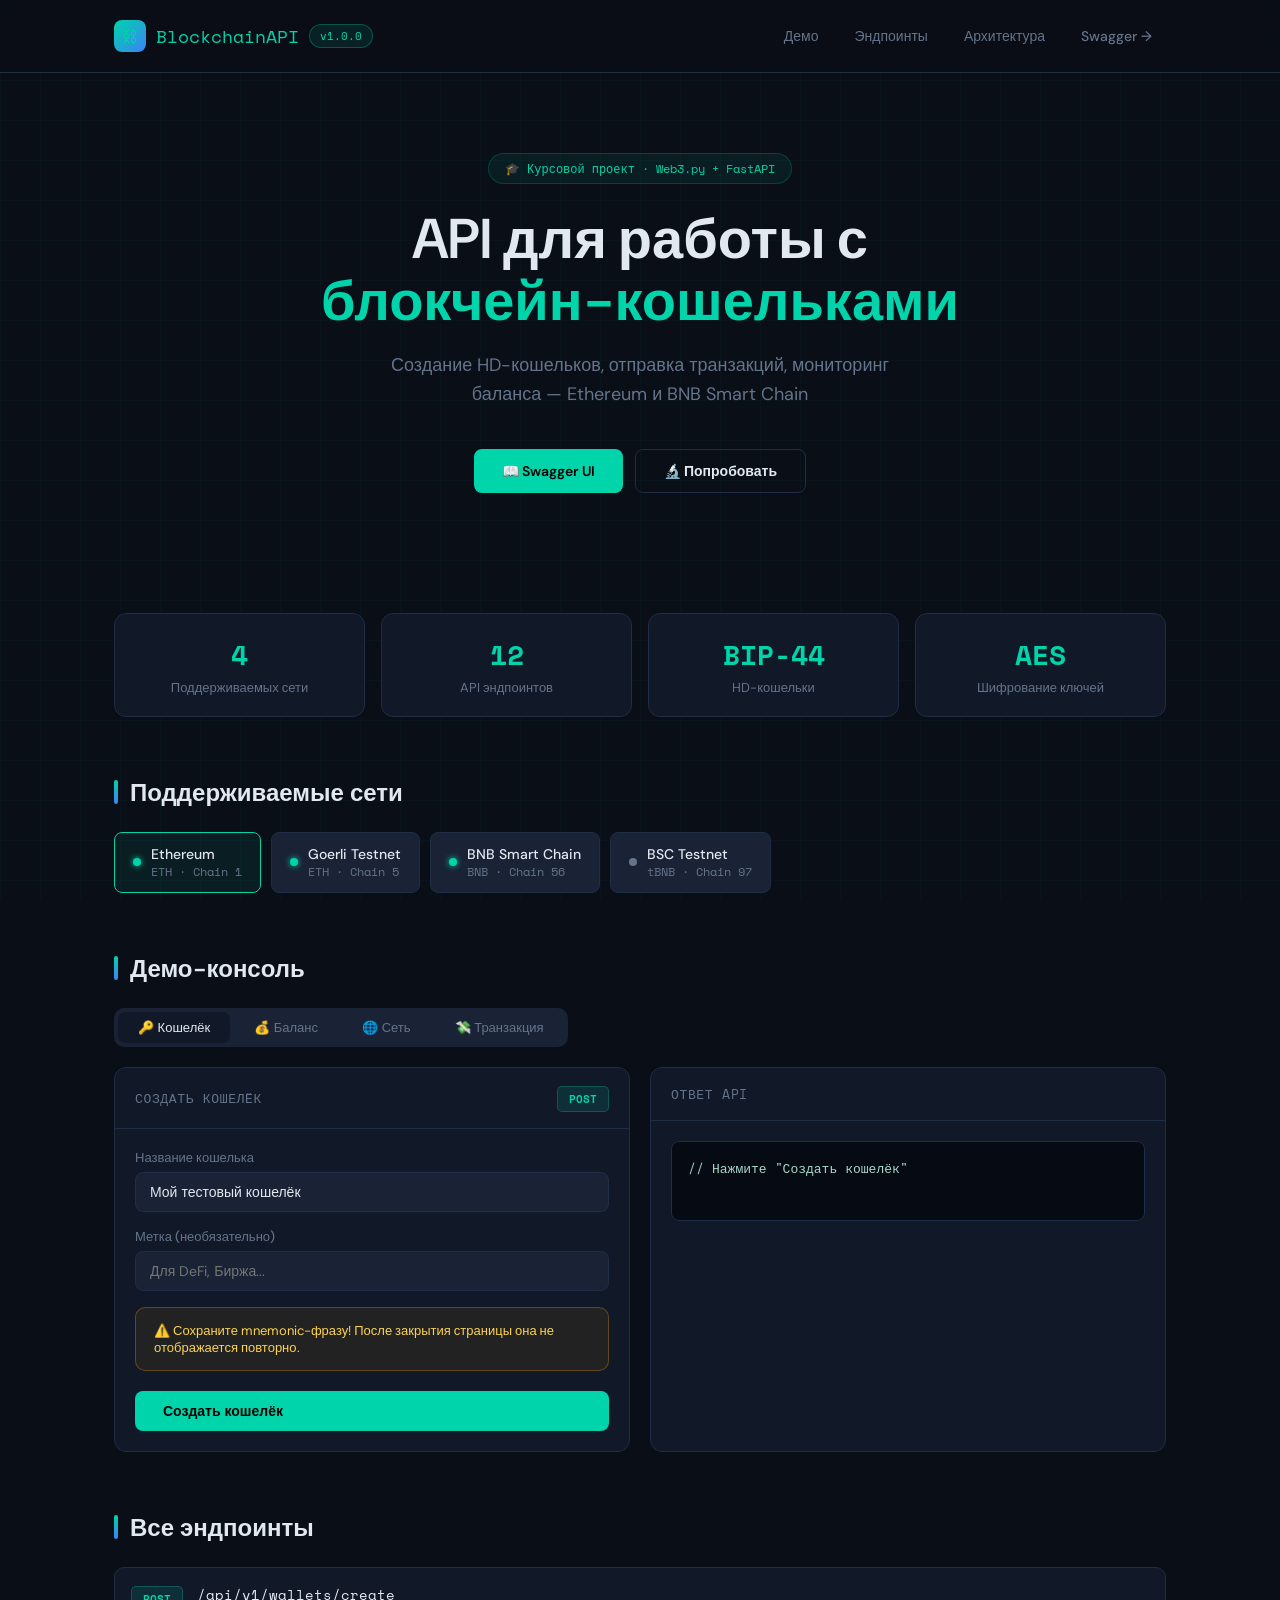
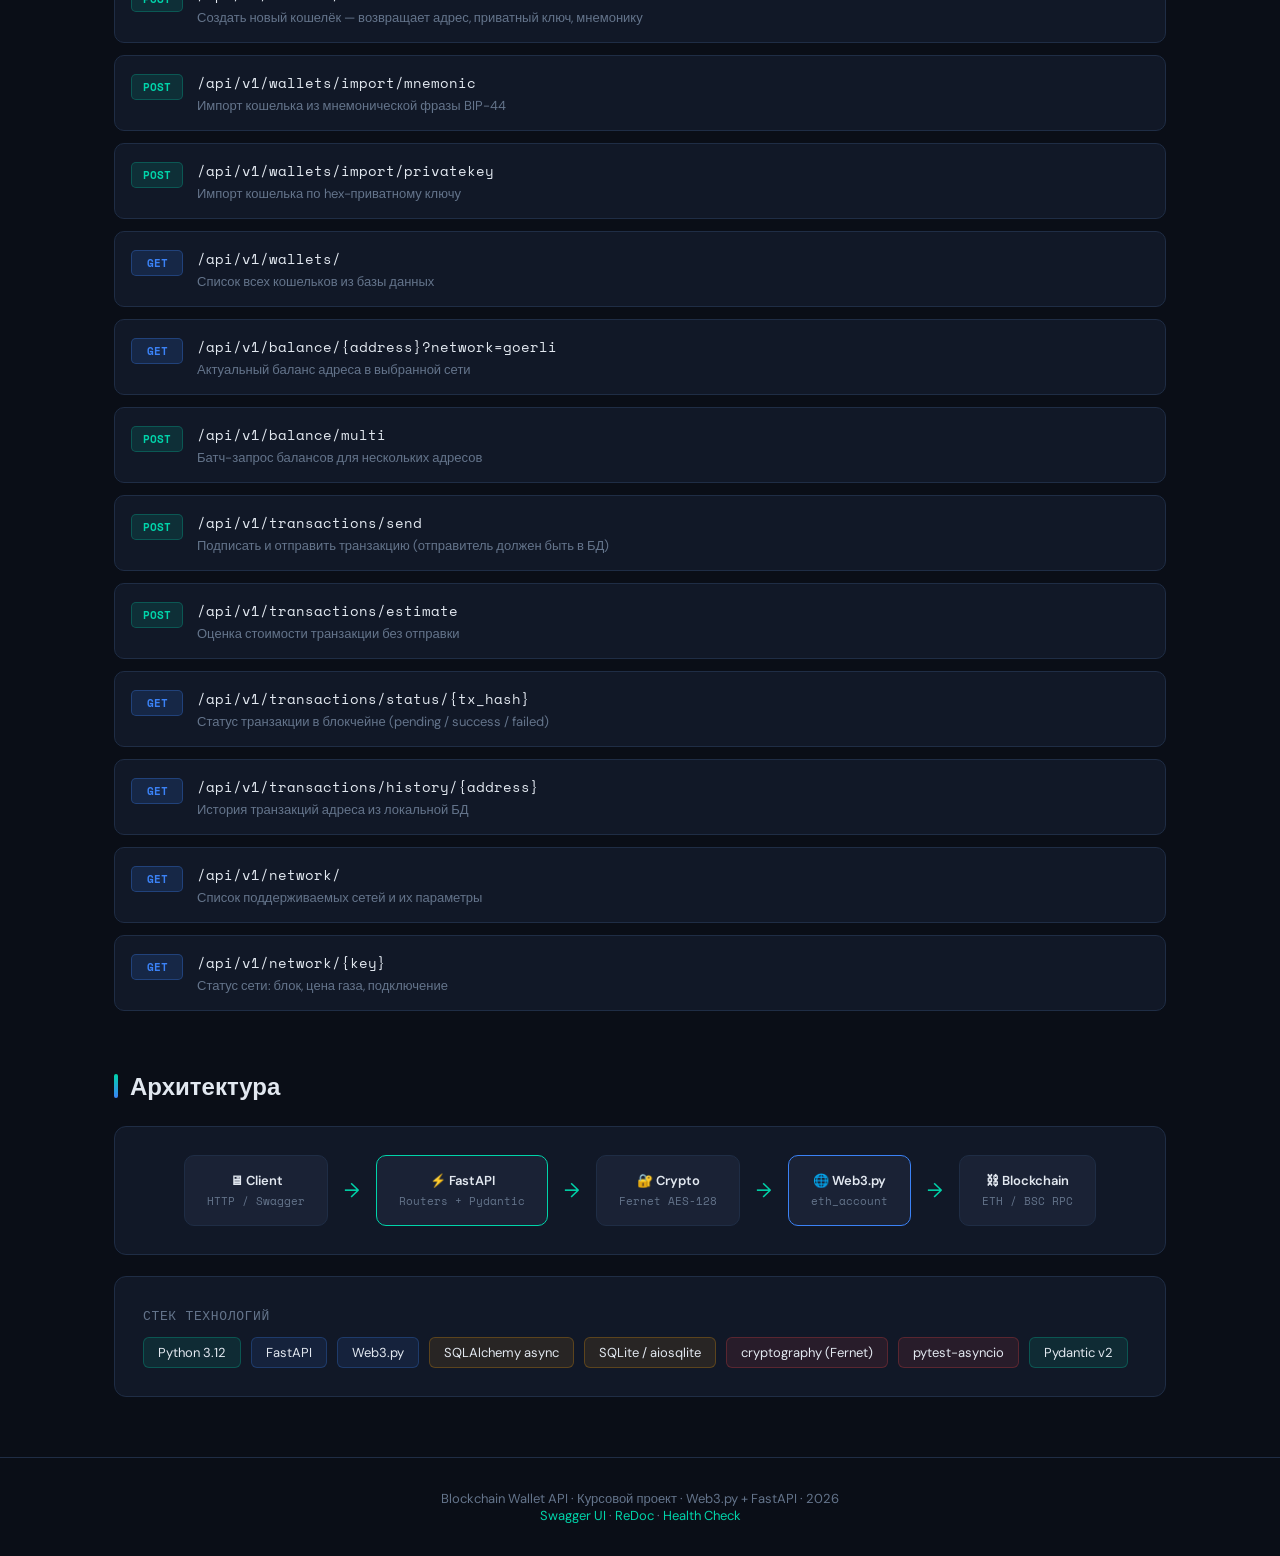
<file: blockchain_api/app/templates/index.html>
<!DOCTYPE html>
<html lang="ru">
<head>
<meta charset="UTF-8">
<meta name="viewport" content="width=device-width, initial-scale=1.0">
<title>Blockchain Wallet API</title>
<link href="https://fonts.googleapis.com/css2?family=Space+Mono:wght@400;700&family=DM+Sans:wght@300;400;500;600&display=swap" rel="stylesheet">
<style>
  :root {
    --bg: #0a0e17;
    --surface: #111827;
    --surface2: #1a2235;
    --border: #1f2d45;
    --accent: #00d4aa;
    --accent2: #3b82f6;
    --accent3: #f59e0b;
    --danger: #ef4444;
    --text: #e2e8f0;
    --muted: #64748b;
    --mono: 'Space Mono', monospace;
    --sans: 'DM Sans', sans-serif;
  }

  * { margin: 0; padding: 0; box-sizing: border-box; }
  html { scroll-behavior: smooth; }

  body {
    background: var(--bg);
    color: var(--text);
    font-family: var(--sans);
    min-height: 100vh;
    overflow-x: hidden;
  }

  /* Grid background */
  body::before {
    content: '';
    position: fixed; inset: 0;
    background-image:
      linear-gradient(rgba(0,212,170,0.03) 1px, transparent 1px),
      linear-gradient(90deg, rgba(0,212,170,0.03) 1px, transparent 1px);
    background-size: 40px 40px;
    pointer-events: none;
    z-index: 0;
  }

  .container { max-width: 1100px; margin: 0 auto; padding: 0 24px; position: relative; z-index: 1; }

  /* Header */
  header {
    border-bottom: 1px solid var(--border);
    padding: 20px 0;
    backdrop-filter: blur(10px);
    position: sticky; top: 0; z-index: 100;
    background: rgba(10, 14, 23, 0.9);
  }
  header .inner {
    display: flex; align-items: center; justify-content: space-between;
  }
  .logo {
    font-family: var(--mono);
    font-size: 18px;
    color: var(--accent);
    display: flex; align-items: center; gap: 10px;
  }
  .logo-icon {
    width: 32px; height: 32px;
    background: linear-gradient(135deg, var(--accent), var(--accent2));
    border-radius: 8px;
    display: flex; align-items: center; justify-content: center;
    font-size: 16px;
  }
  .badge {
    font-family: var(--mono);
    font-size: 11px;
    padding: 3px 10px;
    border-radius: 20px;
    background: rgba(0,212,170,0.1);
    border: 1px solid rgba(0,212,170,0.3);
    color: var(--accent);
  }
  nav { display: flex; gap: 8px; }
  nav a {
    color: var(--muted);
    text-decoration: none;
    font-size: 14px;
    padding: 6px 14px;
    border-radius: 6px;
    transition: all 0.2s;
    font-weight: 500;
  }
  nav a:hover { color: var(--text); background: var(--surface); }

  /* Hero */
  .hero {
    padding: 80px 0 60px;
    text-align: center;
  }
  .hero-tag {
    display: inline-block;
    font-family: var(--mono);
    font-size: 12px;
    color: var(--accent);
    background: rgba(0,212,170,0.08);
    border: 1px solid rgba(0,212,170,0.2);
    padding: 6px 16px;
    border-radius: 20px;
    margin-bottom: 24px;
    animation: fadeIn 0.6s ease;
  }
  .hero h1 {
    font-size: clamp(32px, 5vw, 56px);
    font-weight: 600;
    line-height: 1.1;
    margin-bottom: 20px;
    animation: fadeIn 0.6s ease 0.1s both;
  }
  .hero h1 span { color: var(--accent); }
  .hero p {
    color: var(--muted);
    font-size: 18px;
    max-width: 560px;
    margin: 0 auto 40px;
    line-height: 1.6;
    animation: fadeIn 0.6s ease 0.2s both;
  }
  .hero-cta {
    display: flex; gap: 12px; justify-content: center;
    animation: fadeIn 0.6s ease 0.3s both;
  }
  .btn {
    padding: 12px 28px;
    border-radius: 8px;
    font-size: 14px;
    font-weight: 600;
    cursor: pointer;
    transition: all 0.2s;
    border: none;
    text-decoration: none;
    display: inline-flex; align-items: center; gap: 8px;
  }
  .btn-primary {
    background: var(--accent);
    color: #000;
  }
  .btn-primary:hover { background: #00f0c0; transform: translateY(-1px); }
  .btn-secondary {
    background: transparent;
    color: var(--text);
    border: 1px solid var(--border);
  }
  .btn-secondary:hover { border-color: var(--accent); color: var(--accent); }

  /* Stats */
  .stats {
    display: grid; grid-template-columns: repeat(4, 1fr);
    gap: 16px; margin-bottom: 60px;
  }
  .stat-card {
    background: var(--surface);
    border: 1px solid var(--border);
    border-radius: 12px;
    padding: 20px;
    text-align: center;
    transition: border-color 0.2s;
  }
  .stat-card:hover { border-color: var(--accent); }
  .stat-value {
    font-family: var(--mono);
    font-size: 28px;
    font-weight: 700;
    color: var(--accent);
    margin-bottom: 4px;
  }
  .stat-label { color: var(--muted); font-size: 13px; }

  /* Sections */
  section { margin-bottom: 60px; }
  .section-title {
    font-size: 24px; font-weight: 600;
    margin-bottom: 24px;
    display: flex; align-items: center; gap: 12px;
  }
  .section-title::before {
    content: '';
    display: block; width: 4px; height: 24px;
    background: linear-gradient(var(--accent), var(--accent2));
    border-radius: 2px;
  }

  /* Cards */
  .card {
    background: var(--surface);
    border: 1px solid var(--border);
    border-radius: 12px;
    overflow: hidden;
  }
  .card-header {
    padding: 16px 20px;
    border-bottom: 1px solid var(--border);
    display: flex; align-items: center; justify-content: space-between;
  }
  .card-title {
    font-family: var(--mono);
    font-size: 13px;
    color: var(--muted);
    text-transform: uppercase;
    letter-spacing: 0.05em;
  }
  .card-body { padding: 20px; }

  /* Form elements */
  .form-group { margin-bottom: 16px; }
  label { display: block; font-size: 13px; color: var(--muted); margin-bottom: 6px; font-weight: 500; }
  input, select, textarea {
    width: 100%;
    background: var(--surface2);
    border: 1px solid var(--border);
    border-radius: 8px;
    padding: 10px 14px;
    color: var(--text);
    font-family: var(--sans);
    font-size: 14px;
    transition: border-color 0.2s;
    outline: none;
  }
  input:focus, select:focus, textarea:focus { border-color: var(--accent); }
  select option { background: var(--surface2); }

  /* Endpoint cards */
  .endpoints { display: grid; gap: 12px; }
  .endpoint {
    background: var(--surface);
    border: 1px solid var(--border);
    border-radius: 10px;
    padding: 16px;
    display: flex; align-items: flex-start; gap: 14px;
    transition: all 0.2s;
    cursor: pointer;
  }
  .endpoint:hover { border-color: var(--accent); background: var(--surface2); }
  .method {
    font-family: var(--mono);
    font-size: 11px;
    font-weight: 700;
    padding: 4px 10px;
    border-radius: 5px;
    min-width: 52px;
    text-align: center;
    flex-shrink: 0;
    margin-top: 2px;
  }
  .get { background: rgba(59,130,246,0.15); color: var(--accent2); border: 1px solid rgba(59,130,246,0.3); }
  .post { background: rgba(0,212,170,0.12); color: var(--accent); border: 1px solid rgba(0,212,170,0.25); }
  .delete { background: rgba(239,68,68,0.12); color: var(--danger); border: 1px solid rgba(239,68,68,0.25); }

  .endpoint-info { flex: 1; }
  .endpoint-path { font-family: var(--mono); font-size: 14px; margin-bottom: 4px; }
  .endpoint-desc { font-size: 13px; color: var(--muted); }

  /* Response box */
  .response-box {
    background: #060a12;
    border: 1px solid var(--border);
    border-radius: 8px;
    padding: 16px;
    font-family: var(--mono);
    font-size: 13px;
    color: #a8d8c8;
    min-height: 80px;
    white-space: pre-wrap;
    word-break: break-all;
    overflow: auto;
    max-height: 300px;
    line-height: 1.6;
  }
  .response-box.loading { color: var(--muted); }
  .response-box.error { color: #fca5a5; }

  /* Network chips */
  .networks { display: flex; gap: 10px; flex-wrap: wrap; }
  .network-chip {
    background: var(--surface2);
    border: 1px solid var(--border);
    border-radius: 8px;
    padding: 12px 18px;
    display: flex; align-items: center; gap: 10px;
    cursor: pointer;
    transition: all 0.2s;
  }
  .network-chip:hover, .network-chip.active { border-color: var(--accent); }
  .network-chip.active { background: rgba(0,212,170,0.08); }
  .dot { width: 8px; height: 8px; border-radius: 50%; background: var(--muted); }
  .dot.live { background: var(--accent); box-shadow: 0 0 6px var(--accent); animation: pulse 2s infinite; }
  .network-name { font-weight: 500; font-size: 14px; }
  .network-sym { font-family: var(--mono); font-size: 12px; color: var(--muted); }

  /* Two-column */
  .two-col { display: grid; grid-template-columns: 1fr 1fr; gap: 20px; }

  /* Tabs */
  .tabs { display: flex; gap: 4px; margin-bottom: 20px; background: var(--surface2); padding: 4px; border-radius: 10px; width: fit-content; }
  .tab {
    padding: 8px 20px;
    border-radius: 7px;
    font-size: 13px;
    font-weight: 500;
    cursor: pointer;
    transition: all 0.2s;
    color: var(--muted);
    border: none; background: transparent;
  }
  .tab.active { background: var(--surface); color: var(--text); }

  /* Spinner */
  .spinner {
    display: inline-block;
    width: 14px; height: 14px;
    border: 2px solid var(--border);
    border-top-color: var(--accent);
    border-radius: 50%;
    animation: spin 0.7s linear infinite;
    vertical-align: middle;
    margin-right: 6px;
  }

  /* Architecture */
  .arch {
    background: var(--surface);
    border: 1px solid var(--border);
    border-radius: 12px;
    padding: 28px;
    display: flex; gap: 16px; align-items: center; justify-content: center;
    flex-wrap: wrap;
  }
  .arch-box {
    background: var(--surface2);
    border: 1px solid var(--border);
    border-radius: 10px;
    padding: 16px 22px;
    text-align: center;
    min-width: 120px;
  }
  .arch-box .title { font-size: 13px; font-weight: 600; margin-bottom: 4px; }
  .arch-box .sub { font-size: 11px; color: var(--muted); font-family: var(--mono); }
  .arch-arrow { color: var(--accent); font-size: 20px; }

  /* Footer */
  footer {
    border-top: 1px solid var(--border);
    padding: 32px 0;
    text-align: center;
    color: var(--muted);
    font-size: 13px;
  }
  footer a { color: var(--accent); text-decoration: none; }

  /* Animations */
  @keyframes fadeIn { from { opacity: 0; transform: translateY(12px); } to { opacity: 1; transform: none; } }
  @keyframes spin { to { transform: rotate(360deg); } }
  @keyframes pulse { 0%, 100% { opacity: 1; } 50% { opacity: 0.4; } }

  /* Warning banner */
  .warning {
    background: rgba(245,158,11,0.08);
    border: 1px solid rgba(245,158,11,0.3);
    border-radius: 10px;
    padding: 14px 18px;
    font-size: 13px;
    color: #fcd34d;
    display: flex; align-items: flex-start; gap: 10px;
    margin-bottom: 20px;
  }

  @media (max-width: 768px) {
    .stats { grid-template-columns: 1fr 1fr; }
    .two-col { grid-template-columns: 1fr; }
    nav { display: none; }
  }
</style>
</head>
<body>
<header>
  <div class="container">
    <div class="inner">
      <div class="logo">
        <div class="logo-icon">⛓</div>
        BlockchainAPI
        <span class="badge">v1.0.0</span>
      </div>
      <nav>
        <a href="#demo">Демо</a>
        <a href="#endpoints">Эндпоинты</a>
        <a href="#architecture">Архитектура</a>
        <a href="/docs" target="_blank">Swagger →</a>
      </nav>
    </div>
  </div>
</header>

<main>
  <div class="container">
    <!-- Hero -->
    <section class="hero">
      <div class="hero-tag">🎓 Курсовой проект · Web3.py + FastAPI</div>
      <h1>API для работы с<br><span>блокчейн-кошельками</span></h1>
      <p>Создание HD-кошельков, отправка транзакций, мониторинг баланса — Ethereum и BNB Smart Chain</p>
      <div class="hero-cta">
        <a href="/docs" target="_blank" class="btn btn-primary">📖 Swagger UI</a>
        <a href="#demo" class="btn btn-secondary">🔬 Попробовать</a>
      </div>
    </section>

    <!-- Stats -->
    <div class="stats">
      <div class="stat-card">
        <div class="stat-value">4</div>
        <div class="stat-label">Поддерживаемых сети</div>
      </div>
      <div class="stat-card">
        <div class="stat-value">12</div>
        <div class="stat-label">API эндпоинтов</div>
      </div>
      <div class="stat-card">
        <div class="stat-value">BIP-44</div>
        <div class="stat-label">HD-кошельки</div>
      </div>
      <div class="stat-card">
        <div class="stat-value">AES</div>
        <div class="stat-label">Шифрование ключей</div>
      </div>
    </div>

    <!-- Networks -->
    <section>
      <div class="section-title">Поддерживаемые сети</div>
      <div class="networks" id="networkCards">
        <div class="network-chip active" data-net="ethereum">
          <div class="dot live"></div>
          <div><div class="network-name">Ethereum</div><div class="network-sym">ETH · Chain 1</div></div>
        </div>
        <div class="network-chip" data-net="goerli">
          <div class="dot live"></div>
          <div><div class="network-name">Goerli Testnet</div><div class="network-sym">ETH · Chain 5</div></div>
        </div>
        <div class="network-chip" data-net="bsc">
          <div class="dot live"></div>
          <div><div class="network-name">BNB Smart Chain</div><div class="network-sym">BNB · Chain 56</div></div>
        </div>
        <div class="network-chip" data-net="bsc_testnet">
          <div class="dot"></div>
          <div><div class="network-name">BSC Testnet</div><div class="network-sym">tBNB · Chain 97</div></div>
        </div>
      </div>
    </section>

    <!-- Demo -->
    <section id="demo">
      <div class="section-title">Демо-консоль</div>

      <div class="tabs">
        <button class="tab active" onclick="switchTab('wallet')">🔑 Кошелёк</button>
        <button class="tab" onclick="switchTab('balance')">💰 Баланс</button>
        <button class="tab" onclick="switchTab('network')">🌐 Сеть</button>
        <button class="tab" onclick="switchTab('send')">💸 Транзакция</button>
      </div>

      <!-- Tab: Wallet -->
      <div id="tab-wallet" class="tab-content">
        <div class="two-col">
          <div class="card">
            <div class="card-header">
              <span class="card-title">Создать кошелёк</span>
              <span class="method post">POST</span>
            </div>
            <div class="card-body">
              <div class="form-group">
                <label>Название кошелька</label>
                <input id="walletName" type="text" value="Мой тестовый кошелёк" placeholder="Имя кошелька">
              </div>
              <div class="form-group">
                <label>Метка (необязательно)</label>
                <input id="walletLabel" type="text" placeholder="Для DeFi, Биржа...">
              </div>
              <div class="warning">⚠️ Сохраните mnemonic-фразу! После закрытия страницы она не отображается повторно.</div>
              <button class="btn btn-primary" onclick="createWallet()" style="width:100%">Создать кошелёк</button>
            </div>
          </div>
          <div class="card">
            <div class="card-header">
              <span class="card-title">Ответ API</span>
              <span id="walletStatus"></span>
            </div>
            <div class="card-body">
              <div class="response-box" id="walletResponse">// Нажмите "Создать кошелёк"</div>
            </div>
          </div>
        </div>
      </div>

      <!-- Tab: Balance -->
      <div id="tab-balance" class="tab-content" style="display:none">
        <div class="two-col">
          <div class="card">
            <div class="card-header">
              <span class="card-title">Проверить баланс</span>
              <span class="method get">GET</span>
            </div>
            <div class="card-body">
              <div class="form-group">
                <label>Ethereum адрес</label>
                <input id="balAddress" type="text" placeholder="0x..." value="0xd8dA6BF26964aF9D7eEd9e03E53415D37aA96045">
              </div>
              <div class="form-group">
                <label>Сеть</label>
                <select id="balNetwork">
                  <option value="goerli">Goerli Testnet</option>
                  <option value="bsc_testnet">BSC Testnet</option>
                  <option value="ethereum">Ethereum Mainnet</option>
                  <option value="bsc">BNB Smart Chain</option>
                </select>
              </div>
              <button class="btn btn-primary" onclick="checkBalance()" style="width:100%">Получить баланс</button>
            </div>
          </div>
          <div class="card">
            <div class="card-header"><span class="card-title">Результат</span></div>
            <div class="card-body">
              <div class="response-box" id="balResponse">// Введите адрес и нажмите кнопку</div>
            </div>
          </div>
        </div>
      </div>

      <!-- Tab: Network -->
      <div id="tab-network" class="tab-content" style="display:none">
        <div class="two-col">
          <div class="card">
            <div class="card-header">
              <span class="card-title">Статус сети</span>
              <span class="method get">GET</span>
            </div>
            <div class="card-body">
              <div class="form-group">
                <label>Выберите сеть</label>
                <select id="netSelect">
                  <option value="goerli">Goerli Testnet</option>
                  <option value="ethereum">Ethereum Mainnet</option>
                  <option value="bsc">BNB Smart Chain</option>
                  <option value="bsc_testnet">BSC Testnet</option>
                </select>
              </div>
              <button class="btn btn-primary" onclick="checkNetwork()" style="width:100%">Получить статус</button>
              <br><br>
              <button class="btn btn-secondary" onclick="listNetworks()" style="width:100%">Список всех сетей</button>
            </div>
          </div>
          <div class="card">
            <div class="card-header"><span class="card-title">Результат</span></div>
            <div class="card-body">
              <div class="response-box" id="netResponse">// Выберите сеть</div>
            </div>
          </div>
        </div>
      </div>

      <!-- Tab: Send -->
      <div id="tab-send" class="tab-content" style="display:none">
        <div class="warning">⚠️ Для реальной отправки транзакции кошелёк отправителя должен быть создан через API (хранится в БД). На тестовых сетях используйте faucet-средства.</div>
        <div class="two-col">
          <div class="card">
            <div class="card-header">
              <span class="card-title">Оценить стоимость</span>
              <span class="method post">POST</span>
            </div>
            <div class="card-body">
              <div class="form-group">
                <label>От (адрес)</label>
                <input id="txFrom" type="text" placeholder="0x...">
              </div>
              <div class="form-group">
                <label>Кому (адрес)</label>
                <input id="txTo" type="text" placeholder="0x...">
              </div>
              <div class="form-group">
                <label>Сумма (ETH/BNB)</label>
                <input id="txValue" type="number" step="0.001" value="0.001">
              </div>
              <div class="form-group">
                <label>Сеть</label>
                <select id="txNetwork">
                  <option value="goerli">Goerli Testnet</option>
                  <option value="bsc_testnet">BSC Testnet</option>
                  <option value="ethereum">Ethereum Mainnet</option>
                  <option value="bsc">BNB Smart Chain</option>
                </select>
              </div>
              <button class="btn btn-primary" onclick="estimateTx()" style="width:100%">Оценить</button>
            </div>
          </div>
          <div class="card">
            <div class="card-header"><span class="card-title">Оценка</span></div>
            <div class="card-body">
              <div class="response-box" id="txResponse">// Заполните форму и нажмите "Оценить"</div>
            </div>
          </div>
        </div>
      </div>
    </section>

    <!-- Endpoints -->
    <section id="endpoints">
      <div class="section-title">Все эндпоинты</div>
      <div class="endpoints">
        <div class="endpoint" onclick="window.open('/docs#/Кошельки/create_new_wallet_api_v1_wallets_create_post')">
          <span class="method post">POST</span>
          <div class="endpoint-info">
            <div class="endpoint-path">/api/v1/wallets/create</div>
            <div class="endpoint-desc">Создать новый кошелёк — возвращает адрес, приватный ключ, мнемонику</div>
          </div>
        </div>
        <div class="endpoint" onclick="window.open('/docs#/Кошельки/import_from_mnemonic_api_v1_wallets_import_mnemonic_post')">
          <span class="method post">POST</span>
          <div class="endpoint-info">
            <div class="endpoint-path">/api/v1/wallets/import/mnemonic</div>
            <div class="endpoint-desc">Импорт кошелька из мнемонической фразы BIP-44</div>
          </div>
        </div>
        <div class="endpoint" onclick="window.open('/docs#/Кошельки/import_from_private_key_api_v1_wallets_import_privatekey_post')">
          <span class="method post">POST</span>
          <div class="endpoint-info">
            <div class="endpoint-path">/api/v1/wallets/import/privatekey</div>
            <div class="endpoint-desc">Импорт кошелька по hex-приватному ключу</div>
          </div>
        </div>
        <div class="endpoint">
          <span class="method get">GET</span>
          <div class="endpoint-info">
            <div class="endpoint-path">/api/v1/wallets/</div>
            <div class="endpoint-desc">Список всех кошельков из базы данных</div>
          </div>
        </div>
        <div class="endpoint">
          <span class="method get">GET</span>
          <div class="endpoint-info">
            <div class="endpoint-path">/api/v1/balance/{address}?network=goerli</div>
            <div class="endpoint-desc">Актуальный баланс адреса в выбранной сети</div>
          </div>
        </div>
        <div class="endpoint">
          <span class="method post">POST</span>
          <div class="endpoint-info">
            <div class="endpoint-path">/api/v1/balance/multi</div>
            <div class="endpoint-desc">Батч-запрос балансов для нескольких адресов</div>
          </div>
        </div>
        <div class="endpoint">
          <span class="method post">POST</span>
          <div class="endpoint-info">
            <div class="endpoint-path">/api/v1/transactions/send</div>
            <div class="endpoint-desc">Подписать и отправить транзакцию (отправитель должен быть в БД)</div>
          </div>
        </div>
        <div class="endpoint">
          <span class="method post">POST</span>
          <div class="endpoint-info">
            <div class="endpoint-path">/api/v1/transactions/estimate</div>
            <div class="endpoint-desc">Оценка стоимости транзакции без отправки</div>
          </div>
        </div>
        <div class="endpoint">
          <span class="method get">GET</span>
          <div class="endpoint-info">
            <div class="endpoint-path">/api/v1/transactions/status/{tx_hash}</div>
            <div class="endpoint-desc">Статус транзакции в блокчейне (pending / success / failed)</div>
          </div>
        </div>
        <div class="endpoint">
          <span class="method get">GET</span>
          <div class="endpoint-info">
            <div class="endpoint-path">/api/v1/transactions/history/{address}</div>
            <div class="endpoint-desc">История транзакций адреса из локальной БД</div>
          </div>
        </div>
        <div class="endpoint">
          <span class="method get">GET</span>
          <div class="endpoint-info">
            <div class="endpoint-path">/api/v1/network/</div>
            <div class="endpoint-desc">Список поддерживаемых сетей и их параметры</div>
          </div>
        </div>
        <div class="endpoint">
          <span class="method get">GET</span>
          <div class="endpoint-info">
            <div class="endpoint-path">/api/v1/network/{key}</div>
            <div class="endpoint-desc">Статус сети: блок, цена газа, подключение</div>
          </div>
        </div>
      </div>
    </section>

    <!-- Architecture -->
    <section id="architecture">
      <div class="section-title">Архитектура</div>
      <div class="arch">
        <div class="arch-box">
          <div class="title">🖥 Client</div>
          <div class="sub">HTTP / Swagger</div>
        </div>
        <div class="arch-arrow">→</div>
        <div class="arch-box" style="border-color: var(--accent)">
          <div class="title">⚡ FastAPI</div>
          <div class="sub">Routers + Pydantic</div>
        </div>
        <div class="arch-arrow">→</div>
        <div class="arch-box">
          <div class="title">🔐 Crypto</div>
          <div class="sub">Fernet AES-128</div>
        </div>
        <div class="arch-arrow">→</div>
        <div class="arch-box" style="border-color: var(--accent2)">
          <div class="title">🌐 Web3.py</div>
          <div class="sub">eth_account</div>
        </div>
        <div class="arch-arrow">→</div>
        <div class="arch-box">
          <div class="title">⛓ Blockchain</div>
          <div class="sub">ETH / BSC RPC</div>
        </div>
      </div>
      <br>
      <div class="arch" style="flex-direction: column; gap: 12px; align-items: flex-start;">
        <div style="font-size: 13px; color: var(--muted); font-family: var(--mono); text-transform: uppercase; letter-spacing: .05em;">Стек технологий</div>
        <div style="display: flex; flex-wrap: wrap; gap: 10px;">
          <span style="background: rgba(0,212,170,0.1); border: 1px solid rgba(0,212,170,0.25); padding: 6px 14px; border-radius: 6px; font-size: 13px;">Python 3.12</span>
          <span style="background: rgba(59,130,246,0.1); border: 1px solid rgba(59,130,246,0.25); padding: 6px 14px; border-radius: 6px; font-size: 13px;">FastAPI</span>
          <span style="background: rgba(59,130,246,0.1); border: 1px solid rgba(59,130,246,0.25); padding: 6px 14px; border-radius: 6px; font-size: 13px;">Web3.py</span>
          <span style="background: rgba(245,158,11,0.1); border: 1px solid rgba(245,158,11,0.25); padding: 6px 14px; border-radius: 6px; font-size: 13px;">SQLAlchemy async</span>
          <span style="background: rgba(245,158,11,0.1); border: 1px solid rgba(245,158,11,0.25); padding: 6px 14px; border-radius: 6px; font-size: 13px;">SQLite / aiosqlite</span>
          <span style="background: rgba(239,68,68,0.1); border: 1px solid rgba(239,68,68,0.25); padding: 6px 14px; border-radius: 6px; font-size: 13px;">cryptography (Fernet)</span>
          <span style="background: rgba(239,68,68,0.1); border: 1px solid rgba(239,68,68,0.25); padding: 6px 14px; border-radius: 6px; font-size: 13px;">pytest-asyncio</span>
          <span style="background: rgba(0,212,170,0.1); border: 1px solid rgba(0,212,170,0.25); padding: 6px 14px; border-radius: 6px; font-size: 13px;">Pydantic v2</span>
        </div>
      </div>
    </section>

  </div>
</main>

<footer>
  <div class="container">
    <p>Blockchain Wallet API · Курсовой проект · Web3.py + FastAPI · 2026<br>
    <a href="/docs">Swagger UI</a> · <a href="/redoc">ReDoc</a> · <a href="/health">Health Check</a>
    </p>
  </div>
</footer>

<script>
function switchTab(name) {
  document.querySelectorAll('.tab-content').forEach(t => t.style.display = 'none');
  document.querySelectorAll('.tab').forEach(t => t.classList.remove('active'));
  document.getElementById('tab-' + name).style.display = 'block';
  event.target.classList.add('active');
}

async function apiCall(url, method = 'GET', body = null) {
  const opts = { method, headers: { 'Content-Type': 'application/json' } };
  if (body) opts.body = JSON.stringify(body);
  const resp = await fetch(url, opts);
  const data = await resp.json();
  return { ok: resp.ok, status: resp.status, data };
}

function setResponse(id, data, isError = false) {
  const el = document.getElementById(id);
  el.textContent = JSON.stringify(data, null, 2);
  el.className = 'response-box' + (isError ? ' error' : '');
}

async function createWallet() {
  const box = document.getElementById('walletResponse');
  box.className = 'response-box loading';
  box.innerHTML = '<span class="spinner"></span>Создаём кошелёк...';
  try {
    const { ok, data } = await apiCall('/api/v1/wallets/create', 'POST', {
      name: document.getElementById('walletName').value || 'Мой кошелёк',
      label: document.getElementById('walletLabel').value || null,
    });
    setResponse('walletResponse', data, !ok);
  } catch (e) {
    setResponse('walletResponse', { error: e.message }, true);
  }
}

async function checkBalance() {
  const box = document.getElementById('balResponse');
  box.className = 'response-box loading';
  box.innerHTML = '<span class="spinner"></span>Запрашиваем баланс...';
  const addr = document.getElementById('balAddress').value;
  const net = document.getElementById('balNetwork').value;
  try {
    const { ok, data } = await apiCall(`/api/v1/balance/${addr}?network=${net}`);
    setResponse('balResponse', data, !ok);
  } catch (e) {
    setResponse('balResponse', { error: e.message }, true);
  }
}

async function checkNetwork() {
  const box = document.getElementById('netResponse');
  box.className = 'response-box loading';
  box.innerHTML = '<span class="spinner"></span>Проверяем...';
  const net = document.getElementById('netSelect').value;
  try {
    const { ok, data } = await apiCall(`/api/v1/network/${net}`);
    setResponse('netResponse', data, !ok);
  } catch (e) {
    setResponse('netResponse', { error: e.message }, true);
  }
}

async function listNetworks() {
  const box = document.getElementById('netResponse');
  box.className = 'response-box loading';
  box.innerHTML = '<span class="spinner"></span>Загружаем...';
  try {
    const { ok, data } = await apiCall('/api/v1/network/');
    setResponse('netResponse', data, !ok);
  } catch (e) {
    setResponse('netResponse', { error: e.message }, true);
  }
}

async function estimateTx() {
  const box = document.getElementById('txResponse');
  box.className = 'response-box loading';
  box.innerHTML = '<span class="spinner"></span>Оцениваем...';
  try {
    const { ok, data } = await apiCall('/api/v1/transactions/estimate', 'POST', {
      from_address: document.getElementById('txFrom').value,
      to_address: document.getElementById('txTo').value,
      value_eth: parseFloat(document.getElementById('txValue').value),
      network: document.getElementById('txNetwork').value,
    });
    setResponse('txResponse', data, !ok);
  } catch (e) {
    setResponse('txResponse', { error: e.message }, true);
  }
}
</script>
</body>
</html>
</file>
